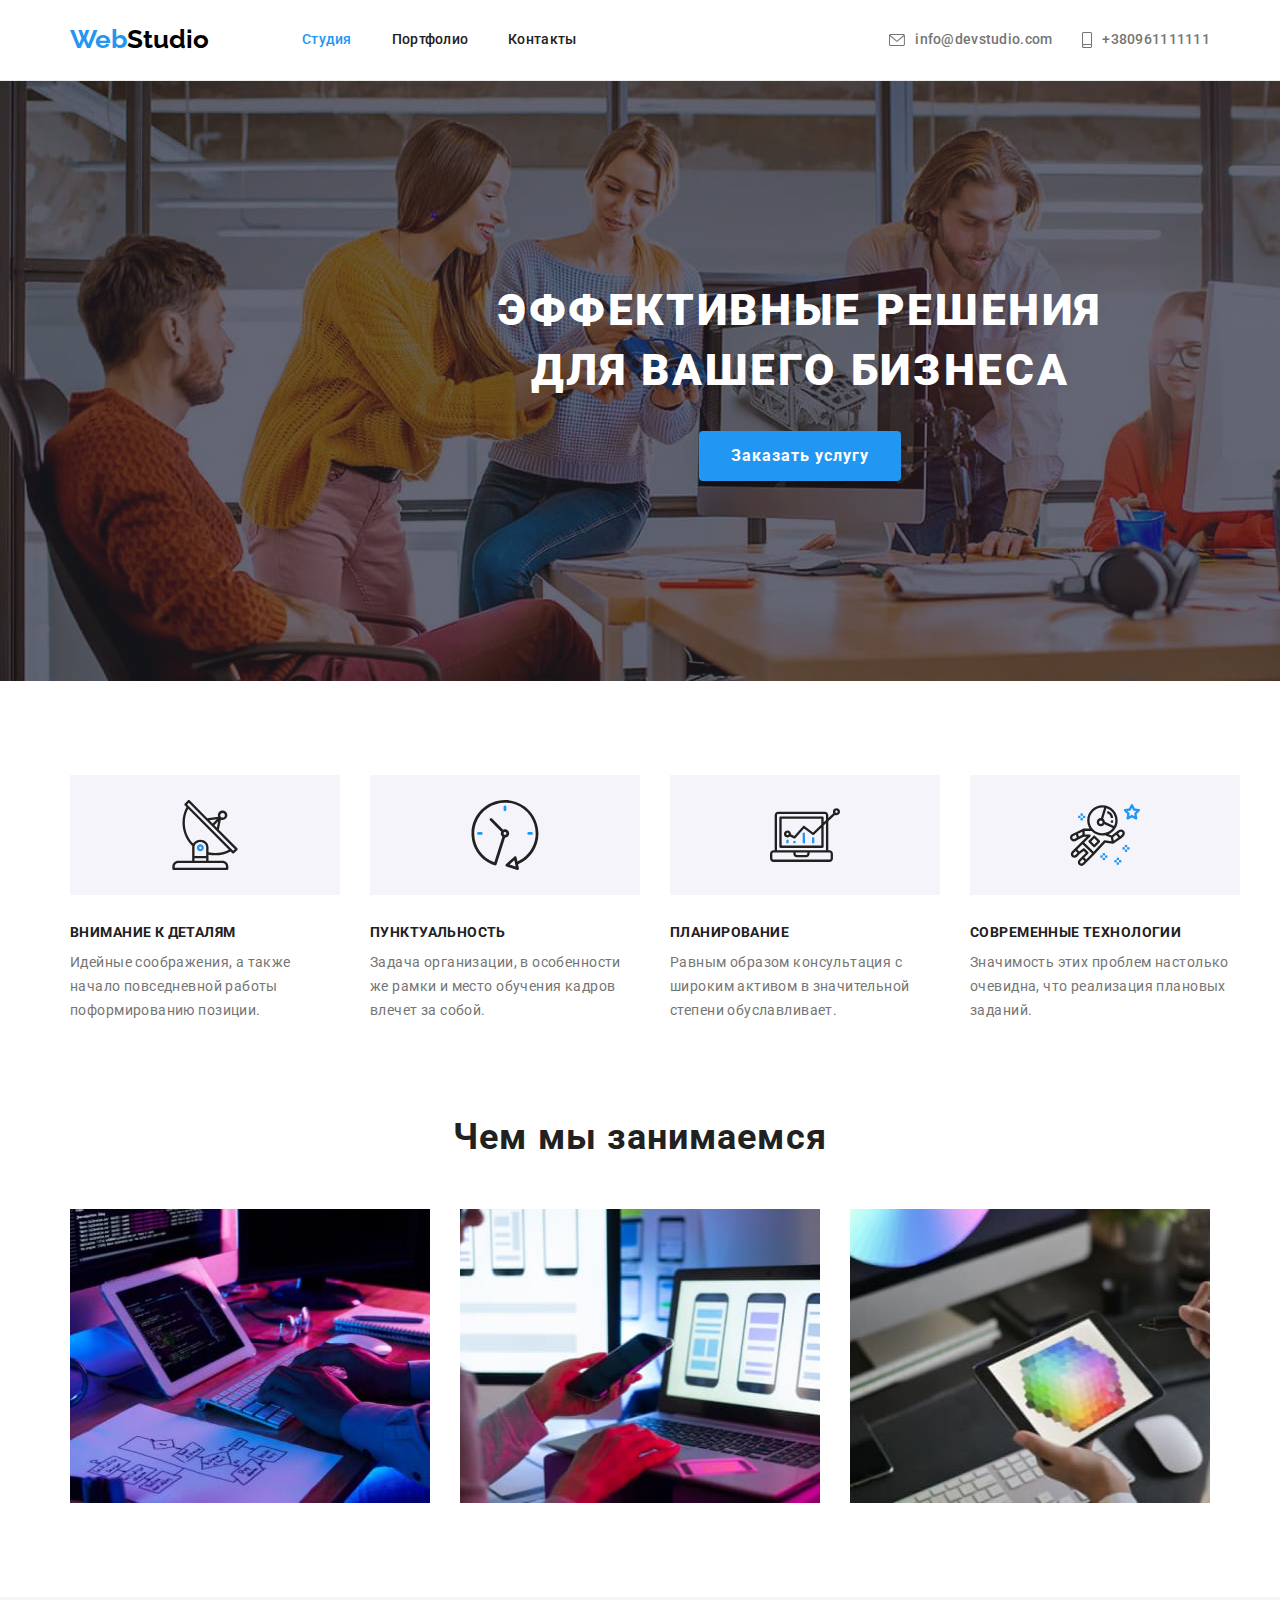
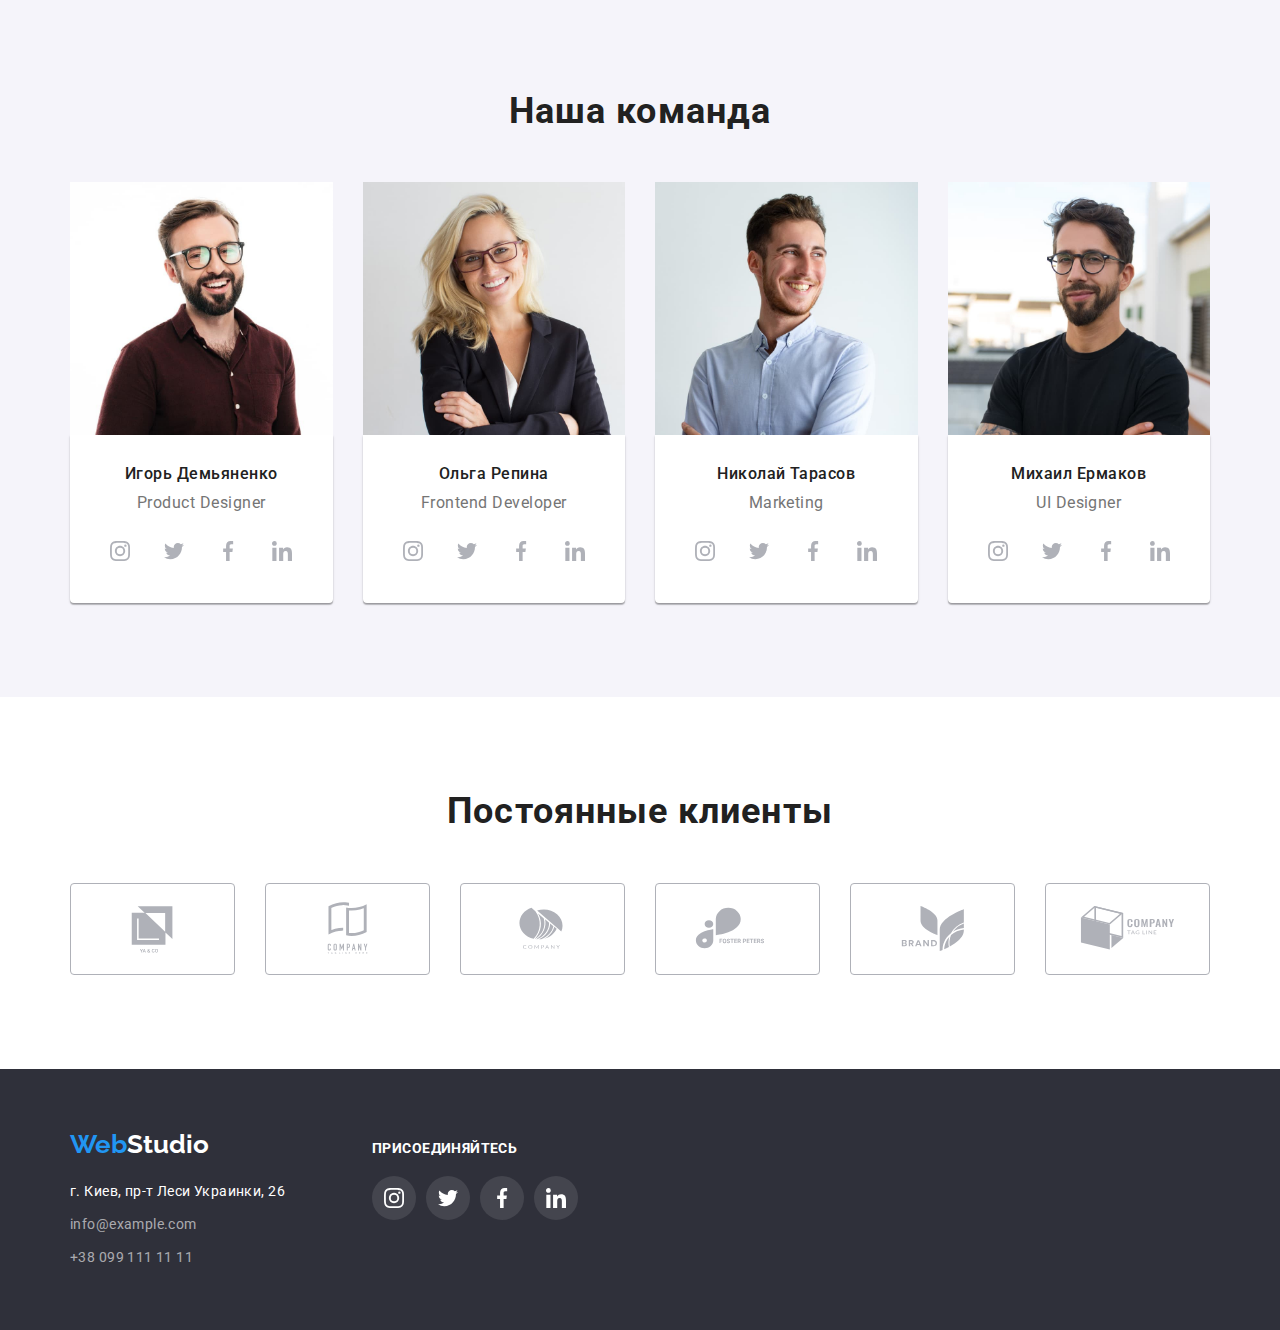
<file: index.html>
<!DOCTYPE html>
<html lang="ru">

    <head>
        <meta charset="UTF-8" />
        <meta http-equiv="X-UA-Compatible" content="IE=edge" />
        <meta name="viewport" content="width=device-width, initial-scale=1.0" />
        <link href="https://fonts.googleapis.com/css2?family=Raleway:wght@700&family=Roboto:wght@400;500;700;900&display=swap" rel="stylesheet"/>
        <link rel="stylesheet" href="https://cdnjs.cloudflare.com/ajax/libs/modern-normalize/1.1.0/modern-normalize.min.css" />
        <link rel="stylesheet" href="./css/styles.css" />
        <title>WebStudio</title>
    </head>

    <body>
        <header>
            <div class="container header">
            <a href="/" class="logo link"> <span class="logo-blue">Web</span>Studio</a>
            <nav class="main-nav">
                <ul class="site-nav list">
                    <li class="item"><a href="" class="site-nav-link current link">Студия</a></li>
                    <li class="item"><a href="./portfolio.html" class="site-nav-link link">Портфолио</a></li>
                    <li class="item"><a href="" class="site-nav-link link">Контакты</a></li>
                </ul>
            </nav>
            <ul class="contacts list">
                <li class="item">
                    <a href="mailto:info@devstudio.com" class="contacts-link link">
                    <svg class="icon-contacts"  width="16" height="12">
                        <use href="./images/sprite.svg#icon-contacts-envelope"></use>
                    </svg>
                    info@devstudio.com
                    </a>
                </li>
                <li class="item">
                    <a href="tel:+380961111111" class="contacts-link link">
                        <svg class="icon-contacts" width="10" height="16">
                            <use href="./images/sprite.svg#icon-contacts-smartphone"></use>
                        </svg>+380961111111
                    </a>
                </li>
            </ul>
            </div>
        </header>
        <main>
            <!------------------------------ Hero --------------------------------------->
            <section class="section hero">
                    <h1 class="hero-title">Эффективные решения <br>для вашего бизнеса</h1>
                    <button class="btn primary" type="button">Заказать услугу</button>
            </section>


            <!---------------------------- Our Features -------------------------------->
            <section class="section features-section">
                <div class="container">
                    <h2 class="visually-hidden">Почему выбирают нас</h2>
                    <ul class="features-list list">
                        <li class="item">
                            <div class="features-icon-container">
                                <svg class="social-icon" width="70" height="70">
                                    <use href="./images/sprite.svg#icon-features-details"></use>
                                </svg>
                            </div>
                            <h3 class="features-title">Внимание к деталям</h3>
                            <p class="text">Идейные соображения, а также начало повседневной работы поформированию позиции.</p>
                        </li>
                        <li class="item">
                            <div class="features-icon-container">
                                <svg class="social-icon" width="70" height="70">
                                    <use href="./images/sprite.svg#icon-feature-time"></use>
                                </svg>
                            </div>
                            <h3 class="features-title">Пунктуальность</h3>
                            <p class="text"> Задача организации, в особенности же рамки и место обучения кадров влечет за собой.</p>
                        </li>
                        <li class="item">
                            <div class="features-icon-container">
                                <svg class="social-icon" width="70" height="70">
                                    <use href="./images/sprite.svg#icon-feature-plan"></use>
                                </svg>
                            </div>
                            <h3 class="features-title">Планирование</h3>
                            <p class="text"> Равным образом консультация с широким активом в значительной степени обуславливает.</p>
                        </li>
                        <li class="item">
                            <div class="features-icon-container">
                                <svg class="social-icon" width="70" height="70">
                                    <use href="./images/sprite.svg#icon-feature-technology"></use>
                                </svg>
                            </div>
                            <h3 class="features-title">Современные технологии</h3>
                            <p class="text"> Значимость этих проблем настолько очевидна, что реализация плановых заданий.</p>
                        </li>
                    </ul>
                </div>
            </section>


            <!----------------------------- What we do --------------------------------->
            <section class="section">
                <div class="container">
                <h2 class="section-title">Чем мы занимаемся</h2>
                <ul class="products list">
                    <li class="item"><img src="./images/img-what-we-do-1.jpeg" alt="Программист пишет програмный продукт" width="370" height="294" />
                    </li>
                    <li class="item"><img src="./images/img-what-we-do-2.jpeg" alt="Дизайнер создает вайфреймы" width="370" height="294" />
                    </li>
                    <li class="item"><img src="./images/img-what-we-do-3.jpeg" alt="Дизайнер изучает цветовую гамму" width="370" height="294" />
                    </li>
                </ul>
                </div>
            </section>

            <!----------------------------- Our Team ----------------------------------->
            <section class="section team-section">
                <div class="container">
                <h2 class="section-title">Наша команда</h2>
                <ul class="team list">
                    <li class="item">
                        <img src="./images/img-our-team-1.jpeg" alt="Дизайнер продукта" width="270" />
                        <div class="team-border">
                        <h3 class="team-title">Игорь Демьяненко</h3>
                        <p class="team-text" lang="en">Product Designer</p>
                        <ul class="team-social list social-list">
                            <li class="social-item">
                                <a href="" class="social-link">
                                    <svg class="social-icon" width="20" height="20">
                                        <use href="./images/sprite.svg#icon-team-instagram"></use>
                                    </svg>
                                </a>
                            </li>
                            <li class="social-item">
                                <a href="" class="social-link">
                                    <svg class="social-icon" width="20" height="20">
                                        <use href="./images/sprite.svg#icon-team-twitter"></use>
                                    </svg>
                                </a>
                            </li>
                            <li class="social-item">
                                <a href="" class="social-link">
                                    <svg class="social-icon" width="20" height="20">
                                        <use href="./images/sprite.svg#icon-team-facebook"></use>
                                    </svg>
                                </a>
                            </li>
                            <li class="social-item">
                                <a href="" class="social-link">
                                    <svg class="social-icon" width="20" height="20">
                                        <use href="./images/sprite.svg#icon-team-linkedin"></use>
                                    </svg>
                                </a>
                            </li>
                        </ul>
                        </div>
                    </li>
                    <li class="item">
                        <img src="./images/img-our-team-2.jpeg" alt="Программист" width="270" />
                        <div class="team-border">
                        <h3 class="team-title">Ольга Репина</h3>
                        <p class="team-text" lang="en">Frontend Developer</p>
                        <ul class="team-social list social-list">
                            <li class="social-item">
                                <a href="" class="social-link">
                                    <svg class="social-icon" width="20" height="20">
                                        <use href="./images/sprite.svg#icon-team-instagram"></use>
                                    </svg>
                                </a>
                            </li>
                            <li class="social-item">
                                <a href="" class="social-link">
                                    <svg class="social-icon" width="20" height="20">
                                        <use href="./images/sprite.svg#icon-team-twitter"></use>
                                    </svg>
                                </a>
                            </li>
                            <li class="social-item">
                                <a href="" class="social-link">
                                    <svg class="social-icon" width="20" height="20">
                                        <use href="./images/sprite.svg#icon-team-facebook"></use>
                                    </svg>
                                </a>
                            </li>
                            <li class="social-item">
                                <a href="" class="social-link">
                                    <svg class="social-icon" width="20" height="20">
                                        <use href="./images/sprite.svg#icon-team-linkedin"></use>
                                    </svg>
                                </a>
                            </li>
                        </ul>
                    </div>
                    </li>
                    <li class="item">
                        <img src="./images/img-our-team-3.jpeg" alt="Маркитолог" width="270" />
                        <div class="team-border">
                        <h3 class="team-title">Николай Тарасов</h3>
                        <p class="team-text" lang="en">Marketing</p>
                        <ul class="team-social list social-list">
                            <li class="social-item">
                                <a href="" class="social-link">
                                    <svg class="social-icon" width="20" height="20">
                                        <use href="./images/sprite.svg#icon-team-instagram"></use>
                                    </svg>
                                </a>
                            </li>
                            <li class="social-item">
                                <a href="" class="social-link">
                                    <svg class="social-icon" width="20" height="20">
                                        <use href="./images/sprite.svg#icon-team-twitter"></use>
                                    </svg>
                                </a>
                            </li>
                            <li class="social-item">
                                <a href="" class="social-link">
                                    <svg class="social-icon" width="20" height="20">
                                        <use href="./images/sprite.svg#icon-team-facebook"></use>
                                    </svg>
                                </a>
                            </li>
                            <li class="social-item">
                                <a href="" class="social-link">
                                    <svg class="social-icon" width="20" height="20">
                                        <use href="./images/sprite.svg#icon-team-linkedin"></use>
                                    </svg>
                                </a>
                            </li>
                        </ul>
                        </div>
                    </li>
                    <li class="item">
                        <img src="./images/img-our-team-4.jpeg" alt="Дизайнер" width="270" />
                        <div class="team-border">
                        <h3 class="team-title">Михаил Ермаков</h3>
                        <p class="team-text" lang="en">UI Designer</p>
                        <ul class="team-social list social-list">
                            <li class="social-item">
                                <a href="" class="social-link">
                                    <svg class="social-icon" width="20" height="20">
                                        <use href="./images/sprite.svg#icon-team-instagram"></use>
                                    </svg>
                                </a>
                            </li>
                            <li class="social-item">
                                <a href="" class="social-link">
                                    <svg class="social-icon" width="20" height="20">
                                        <use href="./images/sprite.svg#icon-team-twitter"></use>
                                    </svg>
                                </a>
                            </li>
                            <li class="social-item">
                                <a href="" class="social-link">
                                    <svg class="social-icon" width="20" height="20">
                                        <use href="./images/sprite.svg#icon-team-facebook"></use>
                                    </svg>
                                </a>
                            </li>
                            <li class="social-item">
                                <a href="" class="social-link"> 
                                    <svg class="social-icon" width="20" height="20">
                                        <use href="./images/sprite.svg#icon-team-linkedin"></use>
                                    </svg>
                                </a>
                            </li>
                        </ul>
                        </div>
                    </li>
                </ul>
                </div>
            </section>
            <!----------------------------- Our Clients ----------------------------------->
            <section class="section clients-section">
                <div class="container">
                    <h2 class="section-title">Постоянные клиенты</h2>
                    <ul class="clients list">
                        <li class="items">
                            <a href="" class="clients-link">
                            <svg class="clients-icon" width="106" height="60">
                                <use href="./images/sprite.svg#icon-customer-logo-1"></use>
                            </svg>
                        </a>
                        </li>
                        <li class="items">
                            <a href="" class="clients-link">
                                <svg class="clients-icon" width="106" height="60">
                                    <use href="./images/sprite.svg#icon-customer-logo-2"></use>
                                </svg>
                            </a>

                        </li>
                        <li class="items">
                            <a href="" class="clients-link">
                            <svg class="clients-icon" width="106" height="60">
                                <use href="./images/sprite.svg#icon-customer-logo-3"></use>
                            </svg>
                        </a>

                        </li>
                        <li class="items">
                            <a href="" class="clients-link">
                            <svg class="clients-icon" width="106" height="60">
                                <use href="./images/sprite.svg#icon-customer-logo-4"></use>
                            </svg>
                        </a>

                        </li>
                        <li class="items">
                            <a href="" class="clients-link">
                            <svg class="clients-icon" width="106" height="60">
                                <use href="./images/sprite.svg#icon-customer-logo-5"></use>
                            </svg>
                        </a>

                        </li>
                        <li class="items">
                            <a href="" class="clients-link">
                            <svg class="clients-icon" width="106" height="60">
                                <use href="./images/sprite.svg#icon-customer-logo-6"></use>
                            </svg>
                        </a>

                        </li>
                    </ul>
                </div>
            </section>
        </main>
            <!--                    Footer                        -->
        <footer>
            <div class="container footer-container">
                <div class="address-container">
                        <a href="/" class="logo link"><span class="logo-blue">Web</span>Studio</a>
                    <address>
                        <ul class="address list">
                            <li class="item"><a class="footer-contacts map link" href="https://goo.gl/maps/9mpPfmxmQBcLzHdZ9">г. Киев, пр-т Леси Украинки, 26</a>
                            </li>
                            <li class="item"><a class="footer-contacts link" href="info@example.com">info@example.com</a>
                            </li>
                            <li class="item"><a class="footer-contacts link" href="tel:+380991111111">+38 099 111 11 11</a>
                            </li>
                        </ul>
                    </address>
                </div>
                <div class="links">
                    <p class="title">присоединяйтесь</p>
                    <ul class="social-links-footer list">
                        <li class="item">
                            <a href="" class="social-link">
                                <svg class="social-icon" width="20" height="20">
                                    <use href="./images/sprite.svg#icon-team-instagram"></use>
                                </svg>
                            </a>
                        </li>
                        <li class="item">
                            <a href="" class="social-link">
                                <svg class="social-icon" width="20" height="20">
                                    <use href="./images/sprite.svg#icon-team-twitter"></use>
                                </svg>
                            </a>
                        </li>
                        <li class="item">
                            <a href="" class="social-link">
                                <svg class="social-icon" width="20" height="20">
                                    <use href="./images/sprite.svg#icon-team-facebook"></use>
                                </svg>
                            </a>
                        </li>
                        <li class="item">
                            <a href="" class="social-link">
                                <svg class="social-icon" width="20" height="20">
                                    <use href="./images/sprite.svg#icon-team-linkedin"></use>
                                </svg>
                            </a>
                        </li>
                    </ul>
                </div>
            </div>
        </footer>
    </body>
</html>
</file>
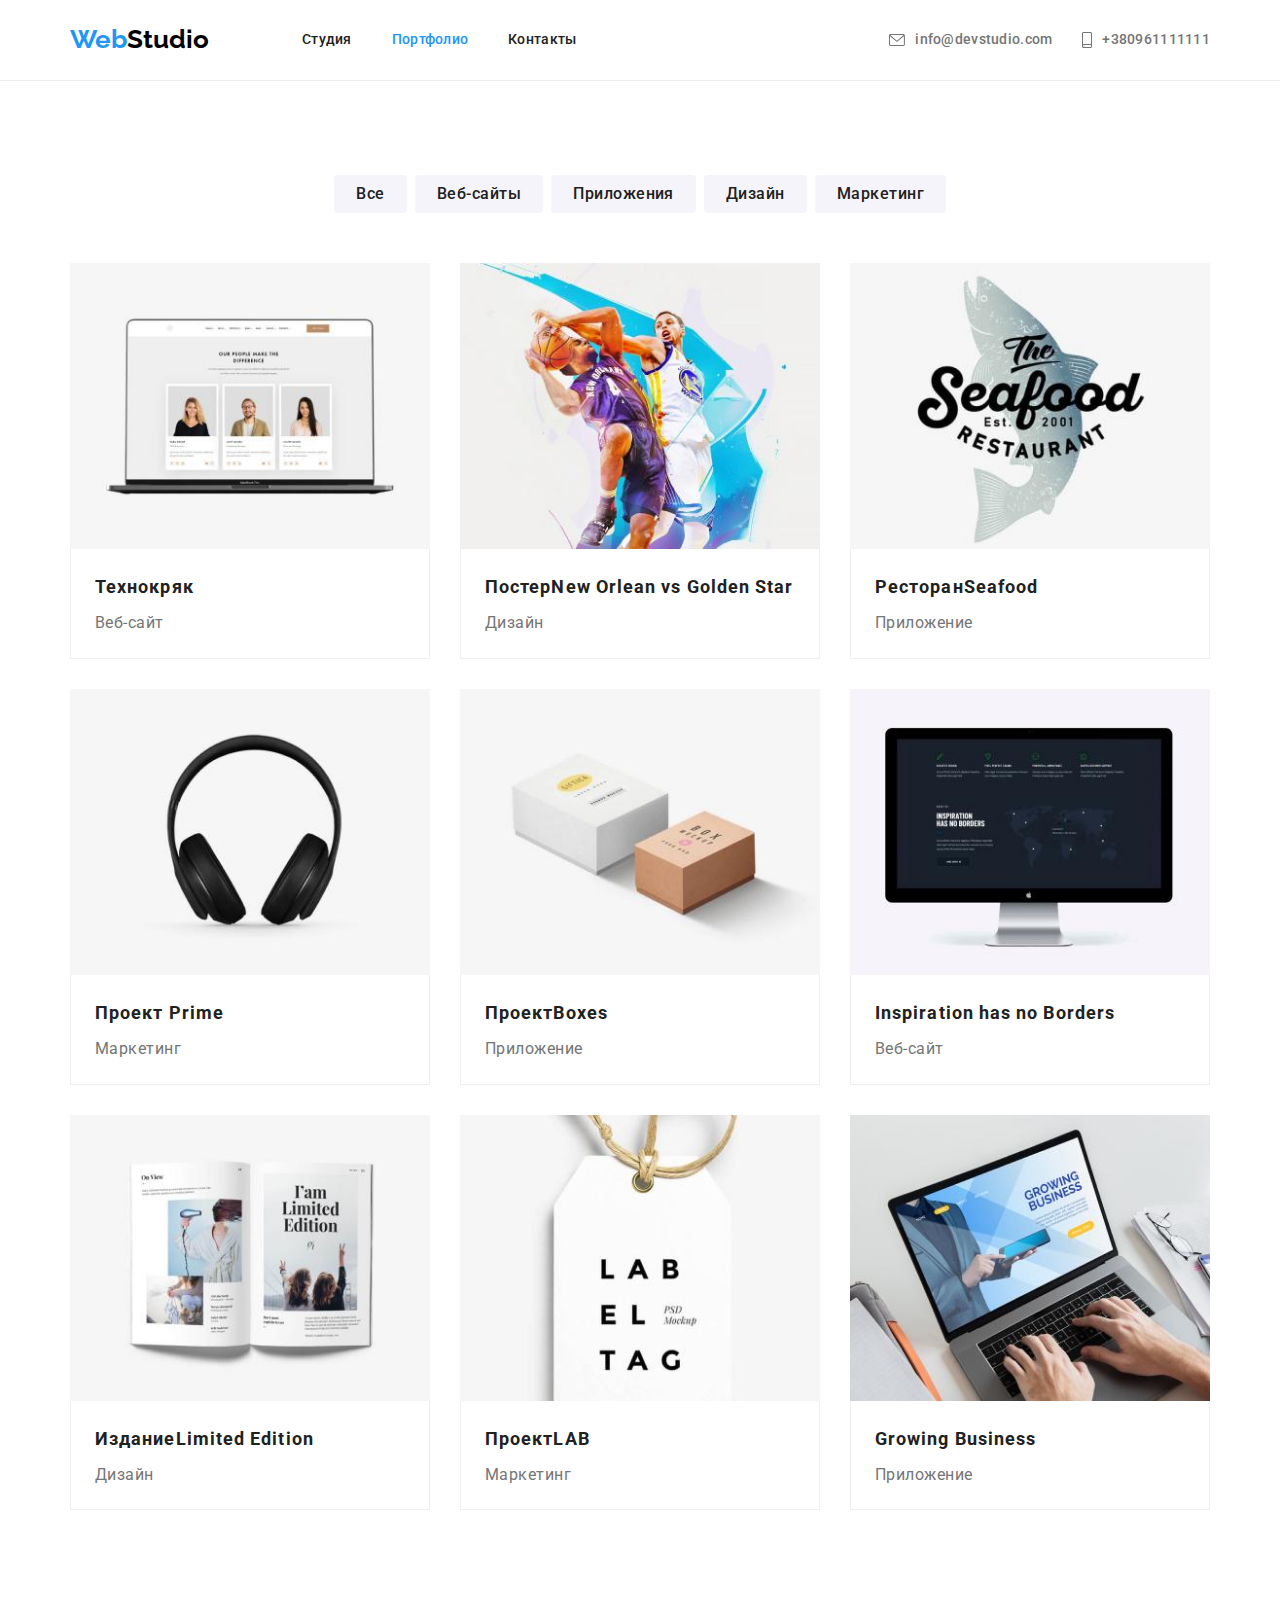
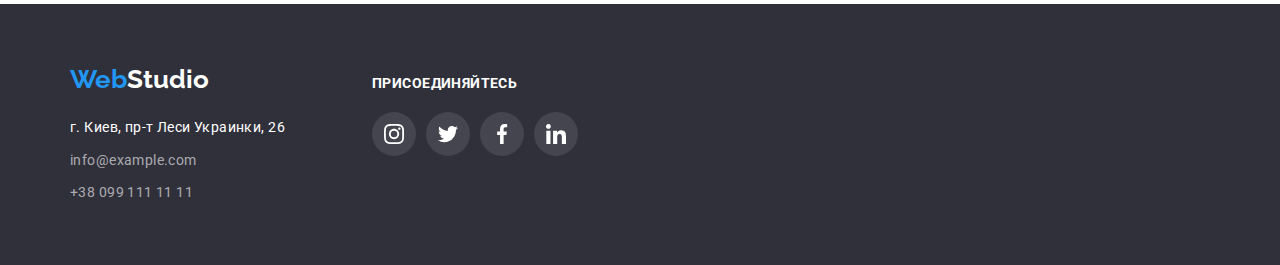
<file: portfolio.html>
<!DOCTYPE html>
    <html lang="en">
        <head>
            <meta charset="UTF-8" />
            <meta http-equiv="X-UA-Compatible" content="IE=edge" />
            <meta name="viewport" content="width=device-width, initial-scale=1.0" />
            <link href="https://fonts.googleapis.com/css2?family=Raleway:wght@700&family=Roboto:wght@400;500;700;900&display=swap" rel="stylesheet" />
            <link rel="stylesheet" href="https://cdnjs.cloudflare.com/ajax/libs/modern-normalize/1.1.0/modern-normalize.min.css" />
            <link rel="stylesheet" href="./css/styles.css" />
            <title>Portfolio</title>
        </head>
        <body>
            <header>
                <div class="container header">
                <a href="/" class="logo link"> <span class="logo-blue">Web</span>Studio</a>
                <nav class="main-nav">
                    <ul class="site-nav list">
                        <li class="item"><a href="./index.html" class="site-nav-link link">Студия</a></li>
                        <li class="item"><a href="./portfolio.html" class="site-nav-link current link">Портфолио</a></li>
                        <li class="item"><a href="" class="site-nav-link link">Контакты</a></li>
                    </ul>
                </nav>
                <ul class="contacts list">
                    <li class="item">
                        <a href="mailto:info@devstudio.com" class="contacts-link link">
                        <svg class="icon-contacts"  width="16" height="12">
                            <use href="./images/sprite.svg#icon-contacts-envelope"></use>
                        </svg>
                        info@devstudio.com
                        </a>
                    </li>
                    <li class="item">
                        <a href="tel:+380961111111" class="contacts-link link">
                            <svg class="icon-contacts" width="10" height="16">
                                <use href="./images/sprite.svg#icon-contacts-smartphone"></use>
                            </svg>+380961111111
                        </a>
                    </li>
                </ul>
                </div>
            </header>
            <main>
                <section class="section">
                    <div class="container">
                    <h1 class="visually-hidden">Наши проекты</h1>
                    <ul class="filters list">
                        <li class="item"><button class="btn filter" type="button">Все</button></li>
                        <li class="item"><button class="btn filter" type="button">Веб-сайты</button></li>
                        <li class="item"><button class="btn filter" type="button">Приложения</button></li>
                        <li class="item"><button class="btn filter" type="button">Дизайн</button></li>
                        <li class="item"><button class="btn filter" type="button">Маркетинг</button></li>
                    </ul>
                    <!--Portfolio-->
                        <ul class="portfolio list">
                        <li class="portfolio-item">
                            <a class="portfolio-link">
                                <img src="./images/img-portfolio-1.jpeg" alt="Проект вебсайт" width= "370" />
                                <div class="border">
                                    <h3 class="item-title">Технокряк</h3>
                                    <p  class="item-text">Веб-сайт</p>
                                </div>
                            </a>
                        </li>
                        <li class="portfolio-item">
                            <a class="portfolio-link">
                            <img src="./images/img-portfolio-2.jpeg" alt="Проект дизайн" width="370" />
                            <div class="border">
                                <h3 class="item-title">Постер<span lang="en">New Orlean vs Golden Star</span></h3>
                                <p class="item-text">Дизайн</p>
                            </div>
                            </a>
                        </li>
                        <li class="portfolio-item">
                            <a class="portfolio-link">
                                <img src="./images/img-portfolio-3.jpeg" alt="Проект приложение" width="370" />
                                <div class="border">
                                    <h3 class="item-title">Ресторан<span lang="en">Seafood </span></h3>
                                    <p class="item-text">Приложение</p>
                                </div>
                            </a>
                        </li>
                        <li class="portfolio-item">
                            <a class="portfolio-link">
                                <img src="./images/img-portfolio-4.jpeg" alt="Проект маркетинга" width="370" />
                                <div class="border">
                                    <h3 class="item-title">Проект<span lang="en"> Prime</span> </h3>
                                    <p class="item-text">Маркетинг</p>
                                </div>
                            </a>
                        </li>
                        <li class="portfolio-item">
                            <a class="portfolio-link">
                                <img src="./images/img-portfolio-5.jpeg" alt="Проект приложение" width="370" />
                                <div class="border">
                                    <h3 class="item-title">Проект<span lang="en">Boxes</span></h3>
                                    <p class="item-text">Приложение</p>
                                </div>
                            </a>
                        </li>
                        <li class="portfolio-item">
                            <a class="portfolio-link">
                                <img src="./images/img-portfolio-6.jpeg" alt="Проект вебсайт" width="370" />
                                <div class="border">
                                    <h3 class="item-title" lang="en">Inspiration has no Borders</h3>
                                    <p class="item-text">Веб-сайт</p>
                                </div>
                            </a>
                        </li>
                        <li class="portfolio-item">
                            <a class="portfolio-link">
                                <img src="./images/img-portfolio-7.jpeg" alt="Проект дизайн" width="370"/>
                                <div class="border">
                                    <h3 class="item-title">Издание<span lang="en">Limited Edition</span></h3>
                                    <p class="item-text">Дизайн</p>
                                </div>
                            </a>
                        </li>
                        <li class="portfolio-item">
                            <a class="portfolio-link">
                                <img src="./images/img-portfolio-8.jpeg" alt="Проект маркетинга" width="370"/>
                                <div class="border">
                                    <h3 class="item-title">Проект<span lang="en">LAB</span></h3>
                                    <p class="item-text">Маркетинг</p>
                                </div>
                            </a>
                        </li>
                        <li class="portfolio-item">
                            <a class="portfolio-link">
                                <img src="./images/img-portfolio-9.jpeg" alt="Проект приложение" width="370"/>
                                <div class="border">
                                    <h3 class="item-title" lang="en">Growing Business</h3>
                                    <p class="item-text">Приложение</p>
                                </div>
                            </a>
                        </li>
                        </ul>
                    </div>
                </section>
            </main>
            <footer>
                <div class="container footer-container">
                    <div class="address-container">
                            <a href="/" class="logo link"><span class="logo-blue">Web</span>Studio</a>
                        <address>
                            <ul class="address list">
                                <li class="item"><a class="footer-contacts map link" href="https://goo.gl/maps/9mpPfmxmQBcLzHdZ9">г. Киев, пр-т Леси Украинки, 26</a>
                                </li>
                                <li class="item"><a class="footer-contacts link" href="info@example.com">info@example.com</a>
                                </li>
                                <li class="item"><a class="footer-contacts link" href="tel:+380991111111">+38 099 111 11 11</a>
                                </li>
                            </ul>
                        </address>
                    </div>
                    <div class="links">
                        <p class="title">присоединяйтесь</p>
                        <ul class="social-links-footer list">
                            <li class="item">
                                <a href="" class="social-link">
                                    <svg class="social-icon" width="20" height="20">
                                        <use href="./images/sprite.svg#icon-team-instagram"></use>
                                    </svg>
                                </a>
                            </li>
                            <li class="item">
                                <a href="" class="social-link">
                                    <svg class="social-icon" width="20" height="20">
                                        <use href="./images/sprite.svg#icon-team-twitter"></use>
                                    </svg>
                                </a>
                            </li>
                            <li class="item">
                                <a href="" class="social-link">
                                    <svg class="social-icon" width="20" height="20">
                                        <use href="./images/sprite.svg#icon-team-facebook"></use>
                                    </svg>
                                </a>
                            </li>
                            <li class="item">
                                <a href="" class="social-link">
                                    <svg class="social-icon" width="20" height="20">
                                        <use href="./images/sprite.svg#icon-team-linkedin"></use>
                                    </svg>
                                </a>
                            </li>
                        </ul>
                    </div>
                </div>
            </footer>
        </body>
    </html>
</file>
<file: css/styles.css>
:root {
/*  variables letter-spacing: 0.06em; letter-spacing: 0.02em;*/
    --main-color: #212121;
    --secondary-color: #757575;
    --accent-color: #2196f3;
    --btn-color: #F5F4FA;
    --bg-color: #2F303A;
    --bg-decoration: #AFB1B8;
}

body {
    margin: 0;
    font-family: "Roboto", "Arial", sans-serif;
    color: var(--main-color);
    font-style: normal;
    font-weight: 400;
}


h1,h2,h3,p,ul {
    margin: 0;
    padding: 0;
}

img {
    display: block;
    max-width: 100%;
}

.link {
  text-decoration: none; /* Отменяем подчеркивание у ссылки */
}

.list {
    list-style: none; /* Отменяем точки у списка */
    padding: 0;
    margin: 0;
}

.visually-hidden {
    position: absolute;
    white-space: nowrap;
    width: 1px;
    height: 1px;
    overflow: hidden;
    border: 0;
    padding: 0;
    clip: rect(0 0 0 0);
    clip-path: inset(50%);
    margin: -1px;
}

.container {
    margin-left: auto;
    margin-right: auto;
    padding-right: 15px;
    padding-left: 15px;
    width: 1170px;
}

.section {
    padding-top: 94px;
    padding-bottom: 94px;
}
 /* --------------------------------------------------  Header  -------------------------------- */
header {
    border-bottom: 1px solid #ECECEC;
}
.logo {
    margin-right: 93px;
    font-family: "Raleway","Arial", sans-serif;
    font-weight: 700;
    font-size: 26px;
    line-height: 1.2;
    color:#000000;
}
.logo-blue {
    color: var(--accent-color);
}

/* Site navigation */
.header {
    display: flex;
    align-items: center;
}
.main-nav {
    display: flex;
    align-items: center;
}
.site-nav {
    display: flex;
}

.site-nav .item:not(:last-child) {
    margin-right: 40px;
}
.site-nav-link {
    display: block;
    padding-top: 32px;
    padding-bottom: 32px;
    
    color: var(--main-color);
    font-weight: 500;
    font-size: 14px;
    line-height: 1.1;
    letter-spacing: 0.02em;
}

.current{
    color: var(--accent-color)
}
.site-nav-link:hover,
.site-nav-link:focus {
    color: var(--accent-color);
}

/* Contacts */
.contacts {
    display: flex;
    margin-left: auto;
    align-items: center;
}
.contacts .item {
display: flex;
}
.contacts .item + .item {
    margin-left: 30px;
}
.contacts .link {
    padding-top: 32px;
    padding-bottom: 32px;
    color: var(--secondary-color);
    font-family: Roboto, sans-serif;
    font-weight: 500;
    font-size: 14px;
    line-height: 1.14;
    letter-spacing: 0.02em;
}
.contacts-link{
    display: flex;
    align-items: center;
    fill: currentColor;
}
.icon-contacts {
    margin-right: 10px;
}

.contacts-link:hover,
.contacts-link:focus {
    color: var(--accent-color);
}
.contacts-link:hover .icon-contacts,
.contacts-link:focus  .icon-contacts {
    fill: var(--accent-color);
}


/* --------------------------------------------- Hero -----------------------------------------*/
.hero {
    padding-top: 200px;
    padding-bottom: 200px;
    min-width: 1600px;
    height: 600px;
    margin-left: auto;
    margin-right: auto;
    background-image: linear-gradient(to right, rgba(47, 48, 58, 0.4),rgba(47, 48, 58, 0.4)),url(../images/img-hero.jpeg);
    background-size: cover;
    background-repeat: no-repeat;

    background-color: var(--bg-color);

    text-align: center;

}

.hero-title {
    margin-bottom: 30px;

    font-weight: 900;
    font-size: 44px;
    line-height: 1.36;
    text-align: center;
    letter-spacing: 0.06em;
    text-transform: uppercase;

    color: #FFFFFF;
}


/* ---------------------------------------------- Features -------------------------------------*/
.features-section {
    padding-bottom:0;
}
.features-list {
    display: flex;
}
.features-list .item {
    width: 270px;
}
.features-icon-container {
    display: flex;
    justify-content: center;
    align-items: center;
    margin-right: 30px;

    width: 270px;
    height: 120px;
    margin-bottom: 30px;
    background-color: var(--btn-color);
}


.features-list .item:not(:last-child){
    margin-right: 30px;
}


.features-title {
    margin-bottom: 10px;

    font-weight: 700;
    font-size: 14px;
    line-height: 1.14;
    letter-spacing: 0.03em;
    text-transform: uppercase;
    text-align: left;
}

.text {
    font-size: 14px;
    line-height: 1.71;
    letter-spacing: 0.03em;
    text-align: left;
    color: var(--secondary-color);
}

/* ----------------------------------------------- What we do section ------------------------ */
.products {
    display: flex;
}
.products .item {
    width: 370px;
}
.products .item:not(:last-child){
    margin-right: 30px;
}
.section-title {
    margin-bottom: 50px;

    font-weight: 700;
    font-size: 36px;
    line-height: 1.16;
    text-align: center;
    letter-spacing: 0.03em;
}


/* ------------------------------------------------ Team section ---------------------------------------*/

.team-section {
    background: #F5F4FA;
}
.team {
    display: flex;
}
.team .item {
    width: 270px;
}
.team .item:not(:last-child){
    margin-right: 30px;
}
.team-title {
    margin-bottom: 10px;
    font-weight: 500;
    font-size: 16px;
    line-height: 1.18;
    text-align: center;
    letter-spacing: 0.03em;

color: #212121;
}
.team-text{
    font-size: 16px;
    line-height: 1.18;
    text-align: center;
    letter-spacing: 0.03em;
    font-weight: 400;

    margin-bottom: 16px;

    color: var(--secondary-color)
}
.team-border {
    padding-top: 30px;
    padding-bottom: 30px;
    background: #FFFFFF;

    box-shadow: 0px 1px 3px rgba(0, 0, 0, 0.12), 0px 1px 1px rgba(0, 0, 0, 0.14), 0px 2px 1px rgba(0, 0, 0, 0.2);
    border-radius: 0px 0px 4px 4px;
}

.social-list {
    display:flex;
    justify-content: center;
}
.social-item {
    width: 44px;
    height: 44px;
    margin-right: 10px;
}
.social-item:last-child {
    margin-right: 0;
}

.social-link {
    display:flex;
    align-items:center;
    justify-content: center;
    width:100%;
    height:100%;
}
.social-icon {
    fill: var(--bg-decoration);
}

.social-link:hover, .social-link:focus {
    background-color: var(--accent-color);
    border-radius: 50%;
}
.social-link:hover .social-icon,
.social-link:focus .social-icon {
    fill: #FFFFFF;
}


/*----------------------- Buttons----------------------------- */
.btn {
    display: inline-block;
    color: #FFFFFF;
    background-color: var(--accent-color);
    font-family: "Roboto", "Arial", sans-serif;
    font-weight: 700;
    font-size: 16px;
    line-height: 1.87;
    letter-spacing: 0.06em;
    cursor: pointer;
    border-radius: 4px;
    text-decoration: none;
    border: none;
    text-align: center;

}
.primary {
    min-width: 200px;
    padding: 10px 32px;


    box-shadow: 0px 4px 4px rgba(0, 0, 0, 0.15);
}

.filter{
    color: var(--main-color);

    background-color: var(--btn-color);
    padding: 6px 22px;
    min-width: 73px;
    font-weight: 500;
    font-size: 16px;
    line-height: 1.62;
    letter-spacing: 0.03em;
}

.btn:hover, .btn:focus {
    color: #FFFFFF ;
    background-color:var(--accent-color);
}
.filter:hover, filter:focus {
    box-shadow: 0px 3px 1px rgba(0, 0, 0, 0.1), 0px 1px 2px rgba(0, 0, 0, 0.08), 0px 2px 2px rgba(0, 0, 0, 0.12);
}

/* -----------------------------------------  Portfolio section--------------------------------- */
.filters {
    display: flex;
    justify-content: center;
    margin-bottom: 50px;
}
.filters .item{
    margin-right: 8px;
}
.filters .item:last-child {
    margin-right: 0;
}

.portfolio {
display: flex;
flex-wrap: wrap;
}
.portfolio-item {
    width: calc((100% - 60px) / 3);
    margin-right: 30px;
    margin-bottom: 30px;
}
.portfolio-item:nth-child(3n){
    margin-right: 0;
}
.portfolio-item:nth-last-child(-n + 3) {
    margin-bottom: 0;
}
.portfolio-item .item-title {
    margin-bottom: 4px;
    }
.portfolio-link {
    display: inline-block;
}

.portfolio-link:hover {
    box-shadow: 0px 1px 1px rgba(0, 0, 0, 0.12), 0px 4px 4px rgba(0, 0, 0, 0.06), 1px 4px 6px rgba(0, 0, 0, 0.16);
}

.item-title {
    font-weight: 700;
    font-size: 18px;
    line-height: 2;
    letter-spacing: 0.06em;
}
.item-text {
    font-size: 16px;
    line-height: 1.8;
    letter-spacing: 0.03em;
    color: var(--secondary-color);
}
.border {
    border-left: 1px solid #EEEEEE;
    border-right: 1px solid #EEEEEE;
    border-bottom: 1px solid #EEEEEE;
    padding: 20px 24px;
}
/* ----------------------------------------------- Our Clients -------------------------------------- */
.clients {
    display:flex;
    justify-content: center;
    align-items: center;

}

.clients .items {
    height: 92px;
    width: 170px;
}

.clients-link {
    display:flex;
    align-items:center;
    justify-content: center;
    width:100%;
    height:100%;

    border: 1px solid var(--bg-decoration);
    border-radius: 4px;
}
.clients-icon {
    fill: var(--bg-decoration);
}
.clients .items:not(:last-child) {
    margin-right: 30px;
}
.clients-link:hover,
.clients-link:focus {
    border-color: var(--accent-color);
}
.clients-link:hover .clients-icon,
.clients-link:focus .clients-icon {
    fill: var(--accent-color);
}

/* -----------------------------------------------  Footer -------------------------------------- */
footer {
    padding-top: 60px;
    padding-bottom: 60px;

    background-color: var(--bg-color);
}
.address-container {
    margin-right: 70px;
}

.footer-contacts {
    display: block;

    font-style: normal;
    font-size: 14px;
    line-height: 1.71;
    letter-spacing: 0.03em;
    color: rgba(255, 255, 255, 0.6);
    }

.address .item:not(:last-child) {
    margin-bottom: 9px;
}

.map {
    color: #ffffff;
}

.footer-contacts:hover,
.footer-contacts:focus{
    color: var(--accent-color);
}

footer .logo{
    color: #ffffff;
    display: block;
    margin-bottom: 20px;
}

.footer-container {
    display: flex;
    align-items: baseline;

}
.social-links-footer .item {
    width: 44px;
    height: 44px;
    margin-right: 10px;
    background: rgba(255, 255, 255, 0.1);
    border-radius: 50%;
}
.social-links-footer {
    display: flex;
    margin-top: 0;
    margin-bottom: 0;
    align-items: center;
    margin-left: auto;
    margin-right: auto;
    padding-left: 0;
}
.social-links-footer .social-icon {
    fill: #ffffff;
}
.links .title {
    margin-bottom: 20px;
    margin-top: 0;
    

    text-transform: uppercase;
    font-weight: 700;
    font-size: 14px;
    line-height: 1.14;
    letter-spacing: 0.03em;
    text-transform: uppercase;

    color: #FFFFFF;
}
</file>
